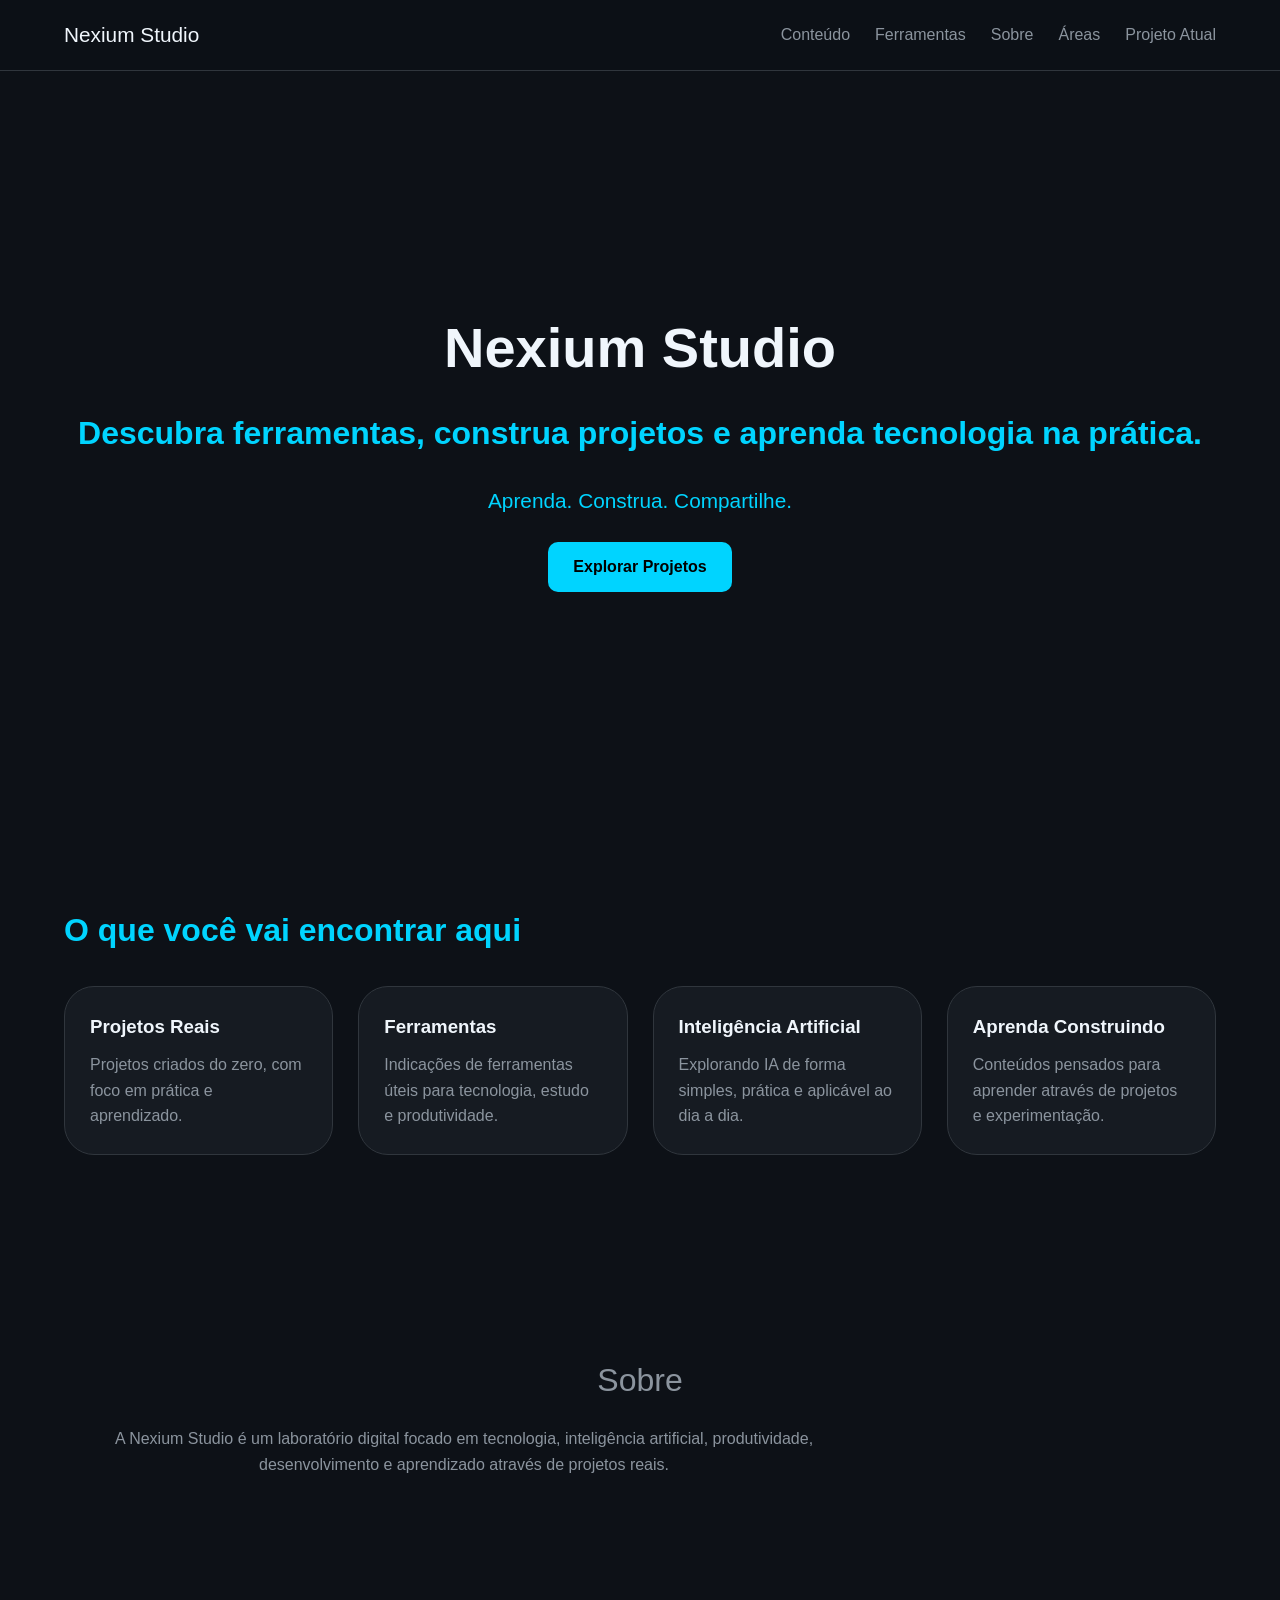
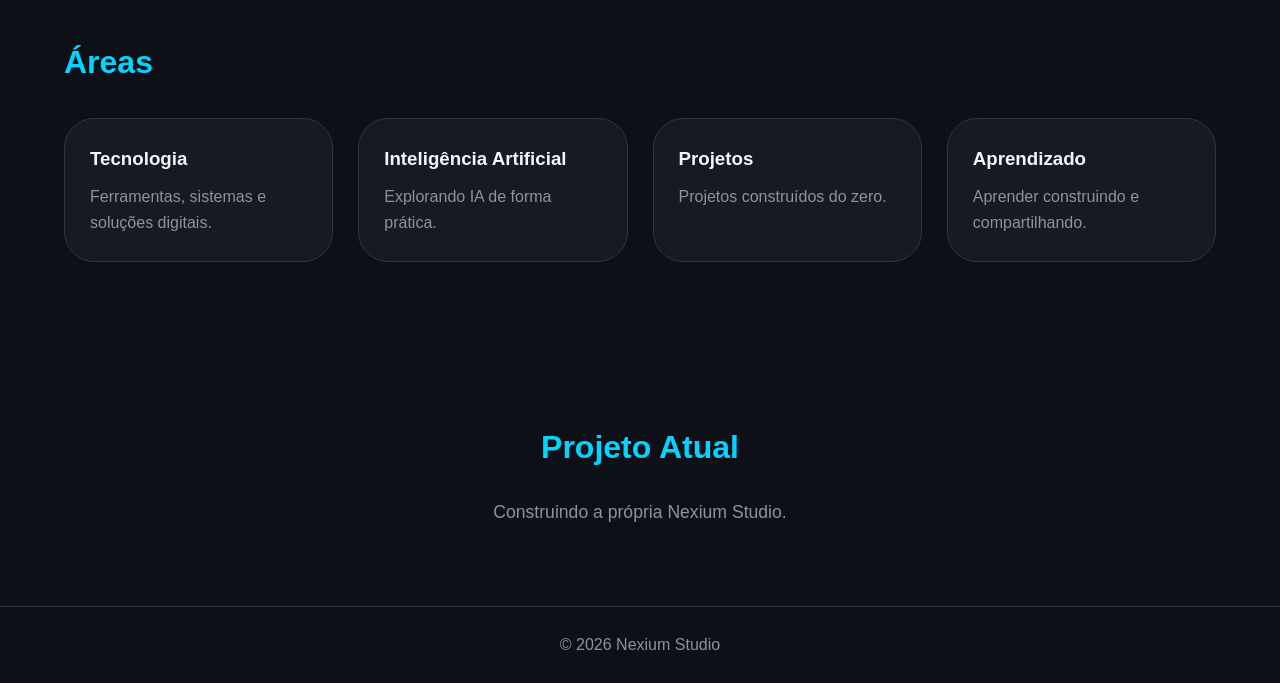
<file: index.html>
<!DOCTYPE html>
<html lang="pt-BR">

<head>
    <meta charset="UTF-8">
    <meta name="viewport" content="width=device-width, initial-scale=1.0">

    <title>Nexium Studio</title>

    <link rel="stylesheet" href="css/style.css">
</head>

<body>

    <nav class="navbar">
    <div class="container nav-content">

        <div class="logo">Nexium Studio</div>

        <ul class="nav-links">
            <li><a href="#encontrar">Conteúdo</a></li>
            <li><a href="ferramentas.html">Ferramentas</a></li>
            <li><a href="#sobre">Sobre</a></li>
            <li><a href="#areas">Áreas</a></li>
            <li><a href="#projeto-atual">Projeto Atual</a></li>
        </ul>

    </div>
    </nav>

    <header>
        <div class="container">

            <h1>Nexium Studio</h1>

            <h2>Descubra ferramentas, construa projetos e aprenda tecnologia na prática.</h2>

            <p class="slogan">
                Aprenda. Construa. Compartilhe.
            </p>

            <a href="#projeto-atual" class="btn">
            Explorar Projetos
            </a>
        </div>
    </header>

    <main>

        <section id="encontrar">
    <div class="container">

        <h2>O que você vai encontrar aqui</h2>

        <div class="cards">

            <div class="card">
                <h3>Projetos Reais</h3>
                <p>Projetos criados do zero, com foco em prática e aprendizado.</p>
            </div>

            <div class="card">
                <h3>Ferramentas</h3>
                <p>Indicações de ferramentas úteis para tecnologia, estudo e produtividade.</p>
            </div>

            <div class="card">
                <h3>Inteligência Artificial</h3>
                <p>Explorando IA de forma simples, prática e aplicável ao dia a dia.</p>
            </div>

            <div class="card">
                <h3>Aprenda Construindo</h3>
                <p>Conteúdos pensados para aprender através de projetos e experimentação.</p>
            </div>

        </div>

    </div>
</section>


        <section id="sobre">

            <div class="container hero">

                <h2>Sobre</h2>

                <p>
                    A Nexium Studio é um laboratório digital focado em
                    tecnologia, inteligência artificial, produtividade,
                    desenvolvimento e aprendizado através de projetos reais.
                </p>

            </div>

        </section>

        <section id="areas">

            <div class="container">

                <h2>Áreas</h2>

                <div class="cards">

                    <div class="card">
                        <h3>Tecnologia</h3>
                        <p>Ferramentas, sistemas e soluções digitais.</p>
                    </div>

                    <div class="card">
                        <h3>Inteligência Artificial</h3>
                        <p>Explorando IA de forma prática.</p>
                    </div>

                    <div class="card">
                        <h3>Projetos</h3>
                        <p>Projetos construídos do zero.</p>
                    </div>

                    <div class="card">
                        <h3>Aprendizado</h3>
                        <p>Aprender construindo e compartilhando.</p>
                    </div>

                </div>

            </div>

        </section>

        <section id="projeto-atual">

            <div class="container">

                <h2>Projeto Atual</h2>

                <p>
                    Construindo a própria Nexium Studio.
                </p>

            </div>

        </section>

    </main>

    <footer>

        <div class="container">

            <p>© 2026 Nexium Studio</p>

        </div>

    </footer>

    <script src="js/script.js"></script>

</body>

</html>
</file>
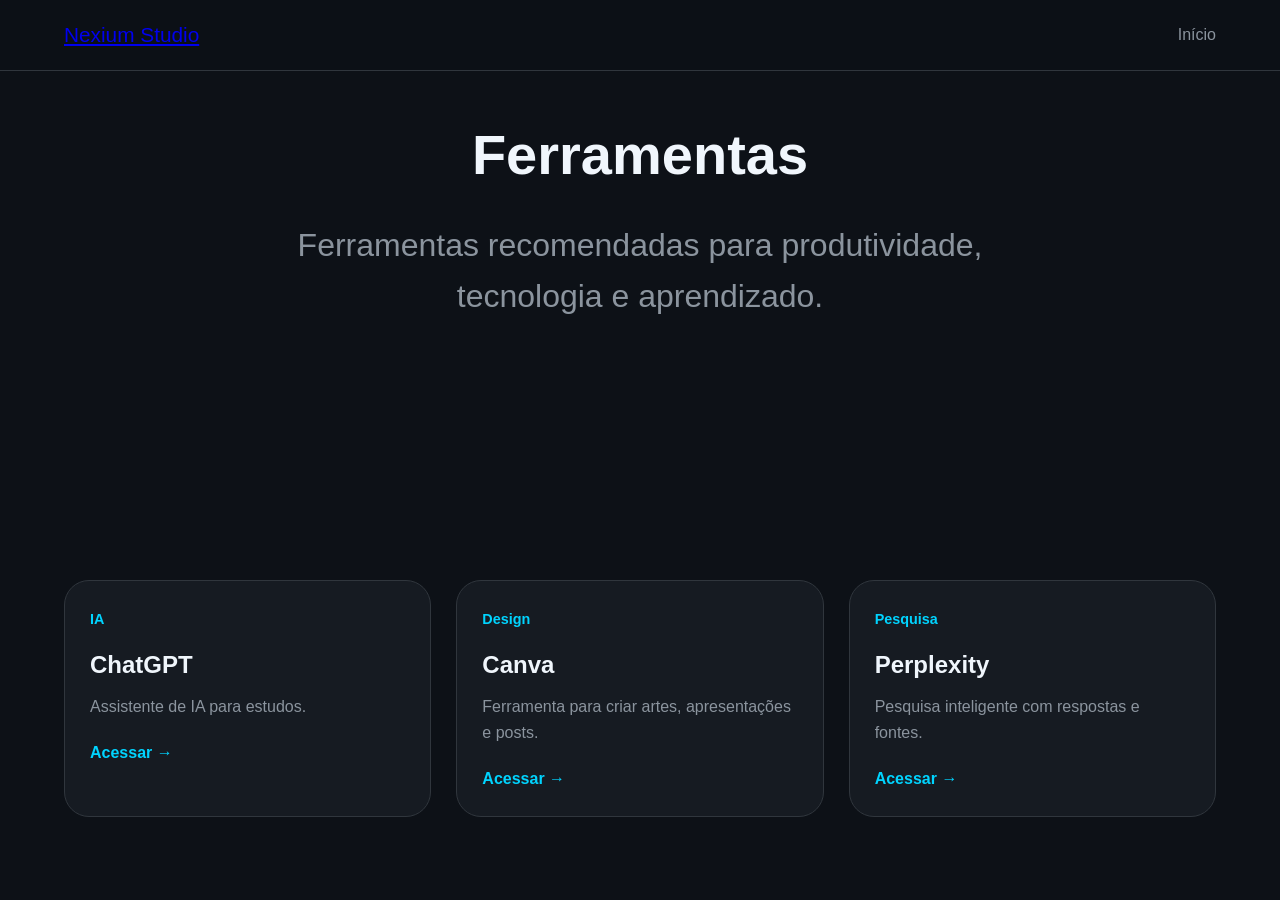
<file: ferramentas.html>
<!DOCTYPE html>
<html lang="pt-BR">

<head>
    <meta charset="UTF-8">
    <meta name="viewport" content="width=device-width, initial-scale=1.0">
    <title>Ferramentas | Nexium Studio</title>

    <link rel="stylesheet" href="css/style.css">
    <link rel="stylesheet" href="css/ferramentas.css">
</head>

<body>

    <nav class="navbar">
        <div class="container nav-content">

            <div class="logo">
                <a href="index.html">Nexium Studio</a>
            </div>

            <ul class="nav-links">
                <li><a href="index.html">Início</a></li>
            </ul>

        </div>
    </nav>

    <header class="tools-header">
        <div class="container hero">

            <h1>Ferramentas</h1>

            <h2>
                Ferramentas recomendadas para produtividade,
                tecnologia e aprendizado.
            </h2>

        </div>
    </header>

    <main>

        <section class="tools-section">
            <div class="container">

                <div id="ferramentas-container" class="tools-grid"></div>

            </div>
        </section>

    </main>

    <script src="js/ferramentas.js"></script>

</body>

</html>
</file>
<file: css/style.css>
*{
    margin:0;
    padding:0;
    box-sizing:border-box;
}

:root{
    --bg:#0d1117;
    --card:#161b22;
    --border:#30363d;
    --text:#f0f6fc;
    --secondary:#8b949e;
    --accent:#00d4ff;
}

body{
    background:var(--bg);
    color:var(--text);
    font-family:Segoe UI, sans-serif;
    line-height:1.6;
}

.container{
    width:90%;
    max-width:1200px;
    margin:auto;
}

header{
    min-height:calc(100vh - 75px);
    display:flex;
    justify-content:center;
    align-items:center;
    text-align:center;
    padding-top: 70px;
}

header h1{
    font-size:3.5rem;
    margin-bottom:15px;
}

.slogan{
    font-size:1.3rem;
    color:var(--accent);
}

section{
    padding:80px 0;
}

h2{
    margin-bottom:25px;
    font-size:2rem;
    color:var(--accent);
}

#sobre p{
    max-width:800px;
    color:var(--secondary);
}

.cards{
    display:grid;
    grid-template-columns:repeat(auto-fit,minmax(250px,1fr));
    gap:25px;
    margin-top:30px;
}

.card{
    background:var(--card);
    border:1px solid var(--border);
    border-radius:30px;
    padding:25px;
    transition:0.3s;
}

.card:hover{
    transform:translateY(-8px);
    border-color:var(--accent);
}

.card h3{
    margin-bottom:10px;
}

.card p{
    color:var(--secondary);
}

#projeto-atual{
    text-align:center;
}

#projeto-atual p{
    color:var(--secondary);
    font-size:1.1rem;
}

footer{
    border-top:1px solid var(--border);
    padding:25px;
    text-align:center;
    color:var(--secondary);
}

/* Responsivo */

@media(max-width:768px){

    header h1{
        font-size:2.8rem;
    }

    .slogan{
        font-size:1rem;
    }

    h2{
        font-size:1.6rem;
    }

}

.hidden{
    opacity:0;
    transform:translateY(30px);
    transition:0.8s ease;
}

.show{
    opacity:1;
    transform:translateY(0);
}

.hero{
    text-align:center;
    margin-top: 40px;
}

.hero h2{
    max-width:700px;
    margin:20px auto;
    color:var(--secondary);
    font-weight:400;
}

.btn{
    display:inline-block;
    margin-top:25px;
    padding:12px 25px;
    border:none;
    border-radius:10px;
    background:var(--accent);
    color:black;
    font-weight:bold;
    cursor:pointer;
    transition:0.3s;
    text-decoration:none;
}

.btn:hover{
    transform:translateY(-3px);
}

.navbar{
    position:fixed;
    top:0;
    width:100%;
    background:rgba(13,17,23,0.85);
    backdrop-filter:blur(10px);
    border-bottom:1px solid var(--border);
    z-index:1000;
}

.nav-content{
    height:70px;
    display:flex;
    justify-content:space-between;
    align-items:center;
}

.logo{
    color:var(--text);
    font-size:1.3rem;
}

.nav-links{
    list-style:none;
    display:flex;
    gap:25px;
}

.nav-links a{
    color:var(--secondary);
    text-decoration:none;
    transition:0.3s;
}

.nav-links a:hover{
    color:var(--accent);
}

html{
    scroll-behavior:smooth;
}

@media(max-width:768px){

    .nav-content{
        flex-direction:column;
        height:auto;
        padding:15px 0;
        gap:10px;
    }

    .nav-links{
        gap:15px;
        font-size:0.9rem;
        flex-wrap:wrap;
        justify-content:center;
    }

}
</file>
<file: css/ferramentas.css>
.tools-header{
    min-height:60vh;
}

.tools-section{
    padding-top:40px;
}

.tools-grid{
    display:grid;
    grid-template-columns:repeat(auto-fit,minmax(260px,1fr));
    gap:25px;
}

.tool-card{
    background:var(--card);
    border:1px solid var(--border);
    border-radius:25px;
    padding:25px;
    transition:0.3s;
}

.tool-card:hover{
    transform:translateY(-8px);
    border-color:var(--accent);
}

.tool-card span{
    display:inline-block;
    margin-bottom:15px;
    color:var(--accent);
    font-weight:bold;
    font-size:0.9rem;
}

.tool-card h3{
    margin-bottom:10px;
    font-size:1.5rem;
}

.tool-card p{
    color:var(--secondary);
    margin-bottom:20px;
}

.tool-card a{
    color:var(--accent);
    text-decoration:none;
    font-weight:bold;
}

.tool-card a:hover{
    text-decoration:underline;
}
</file>
